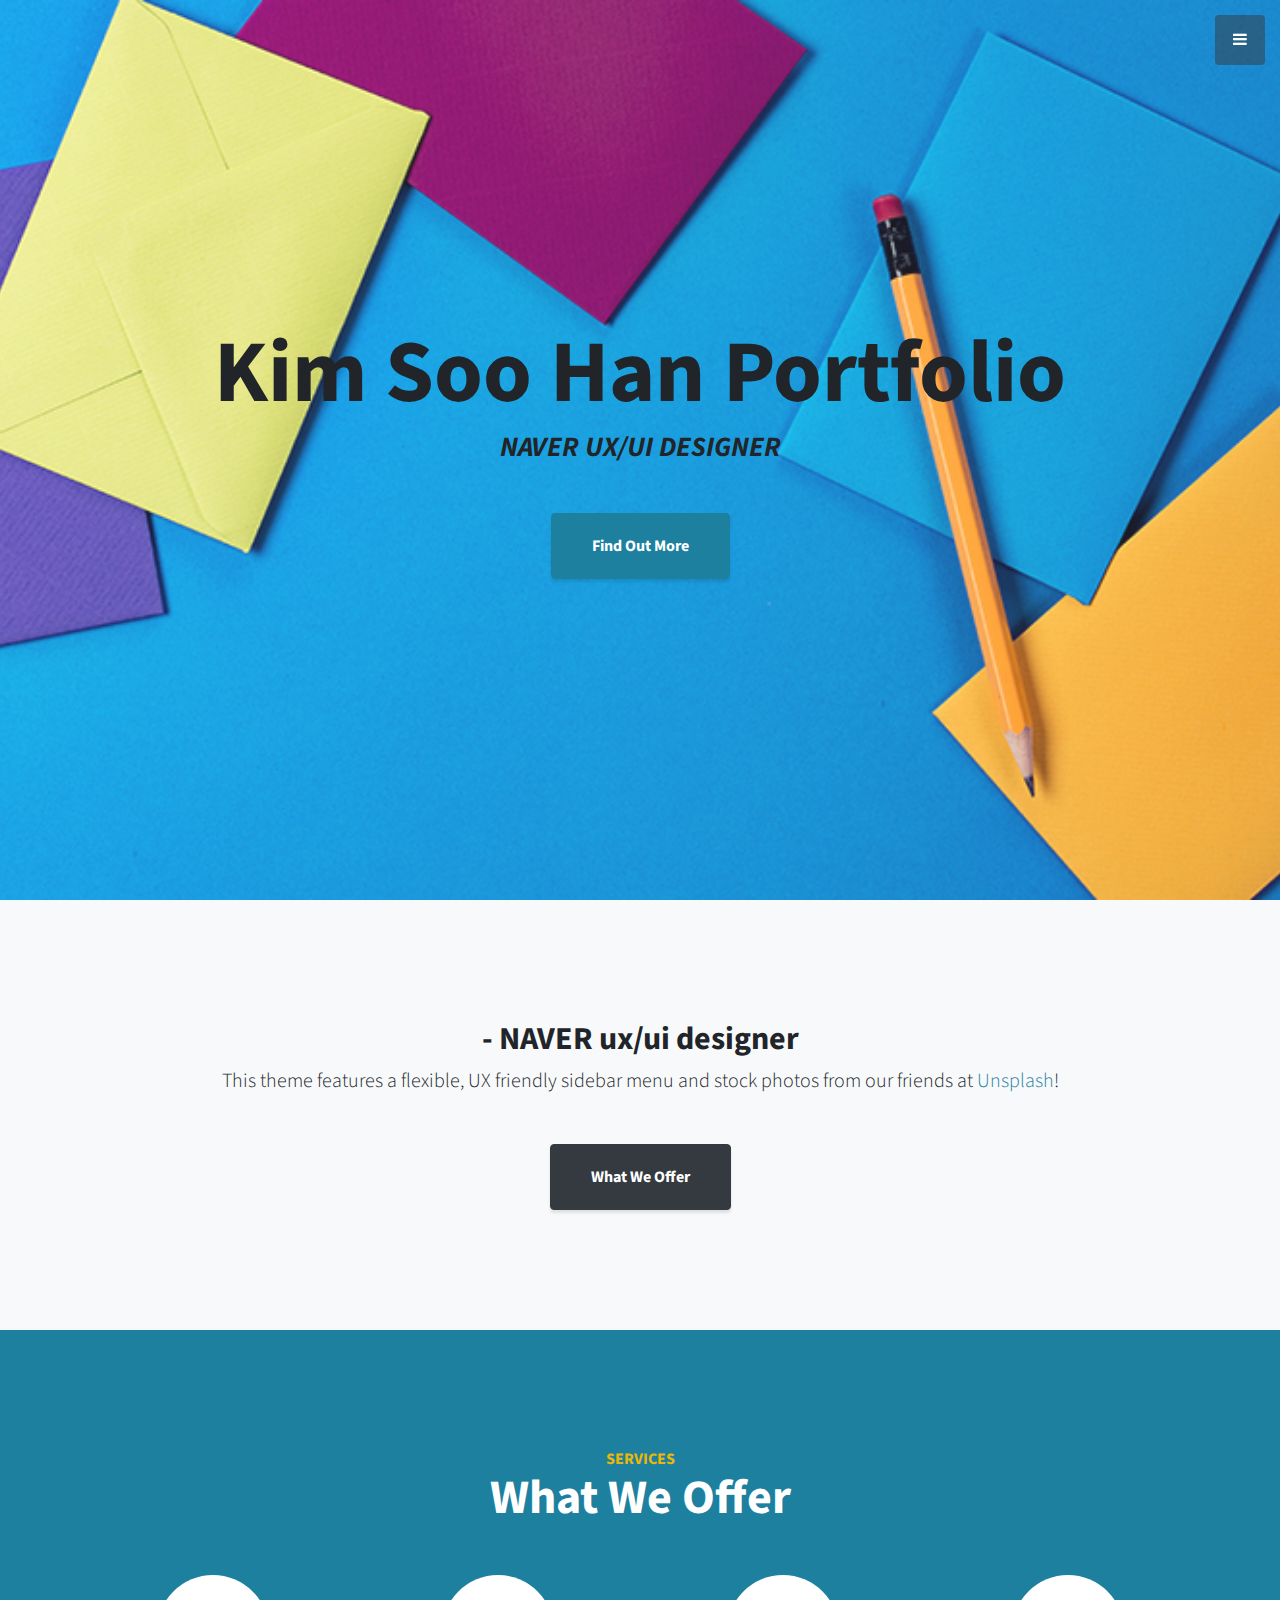
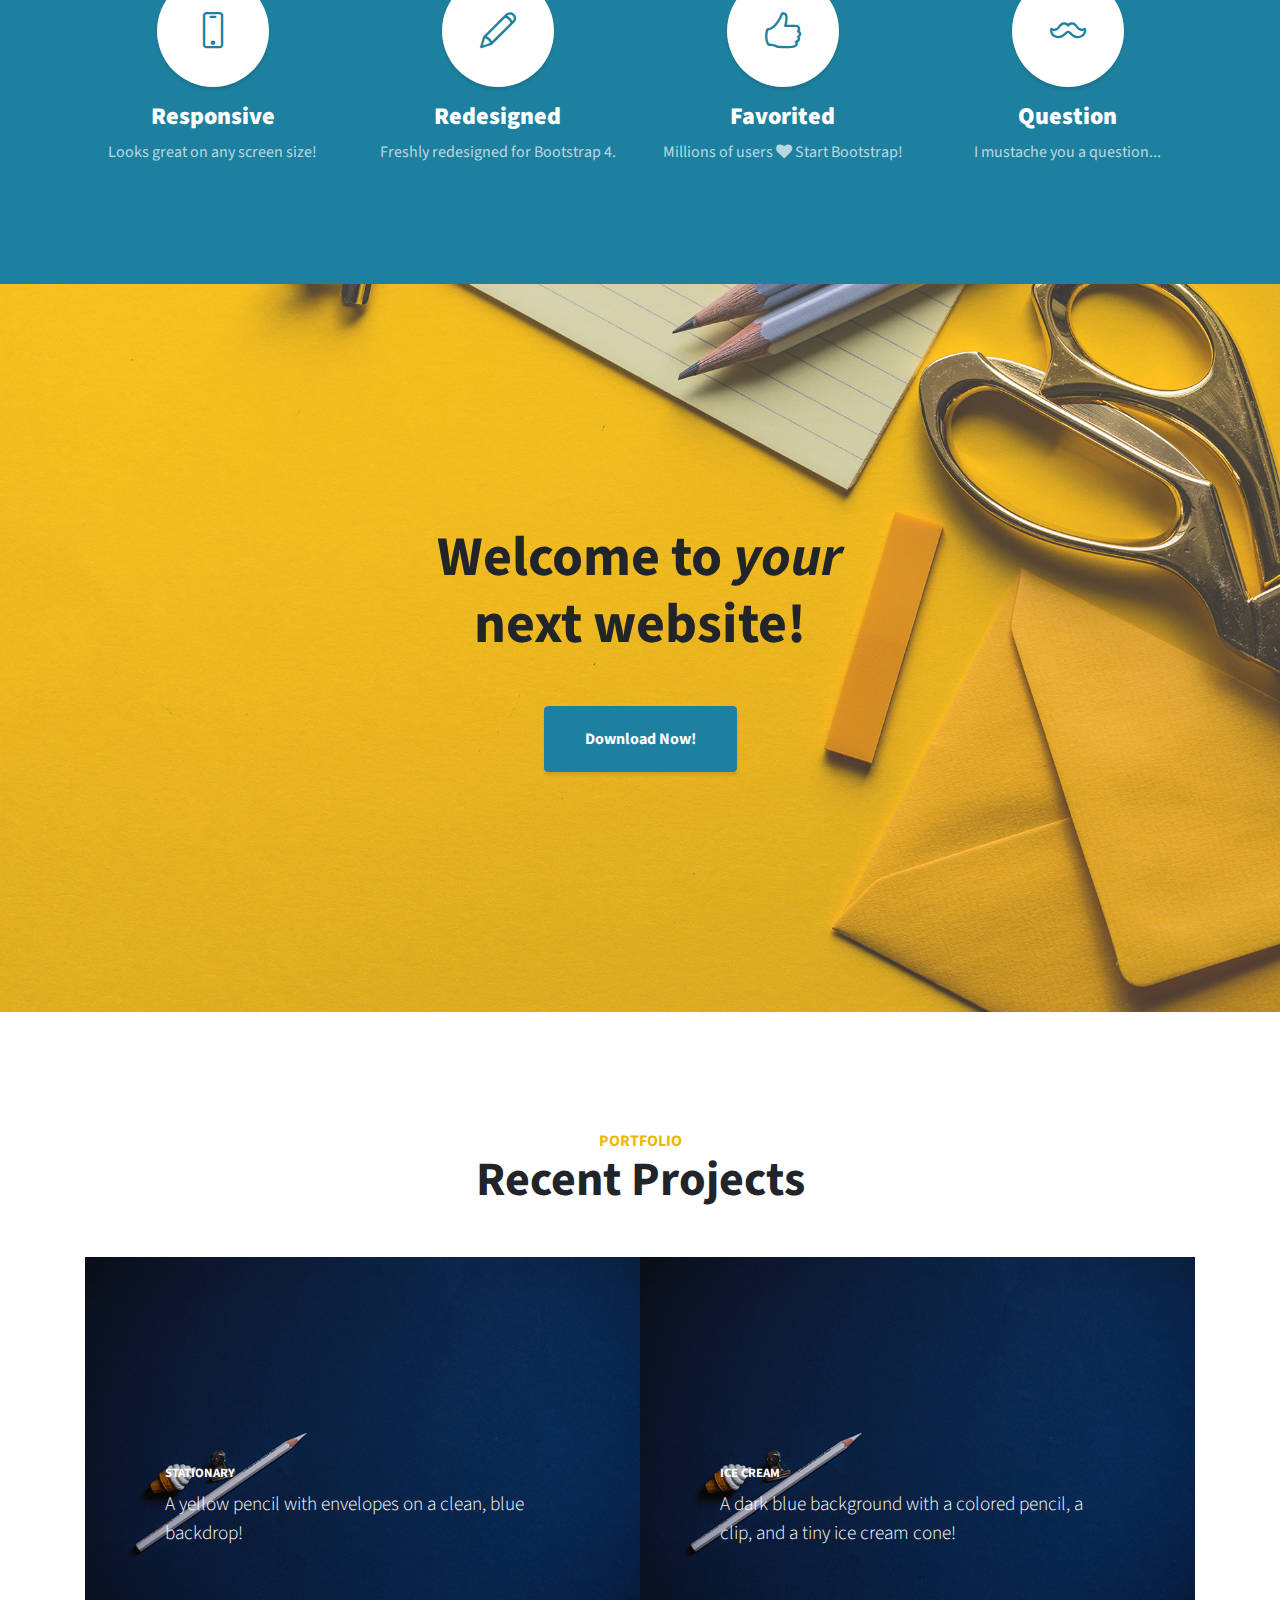
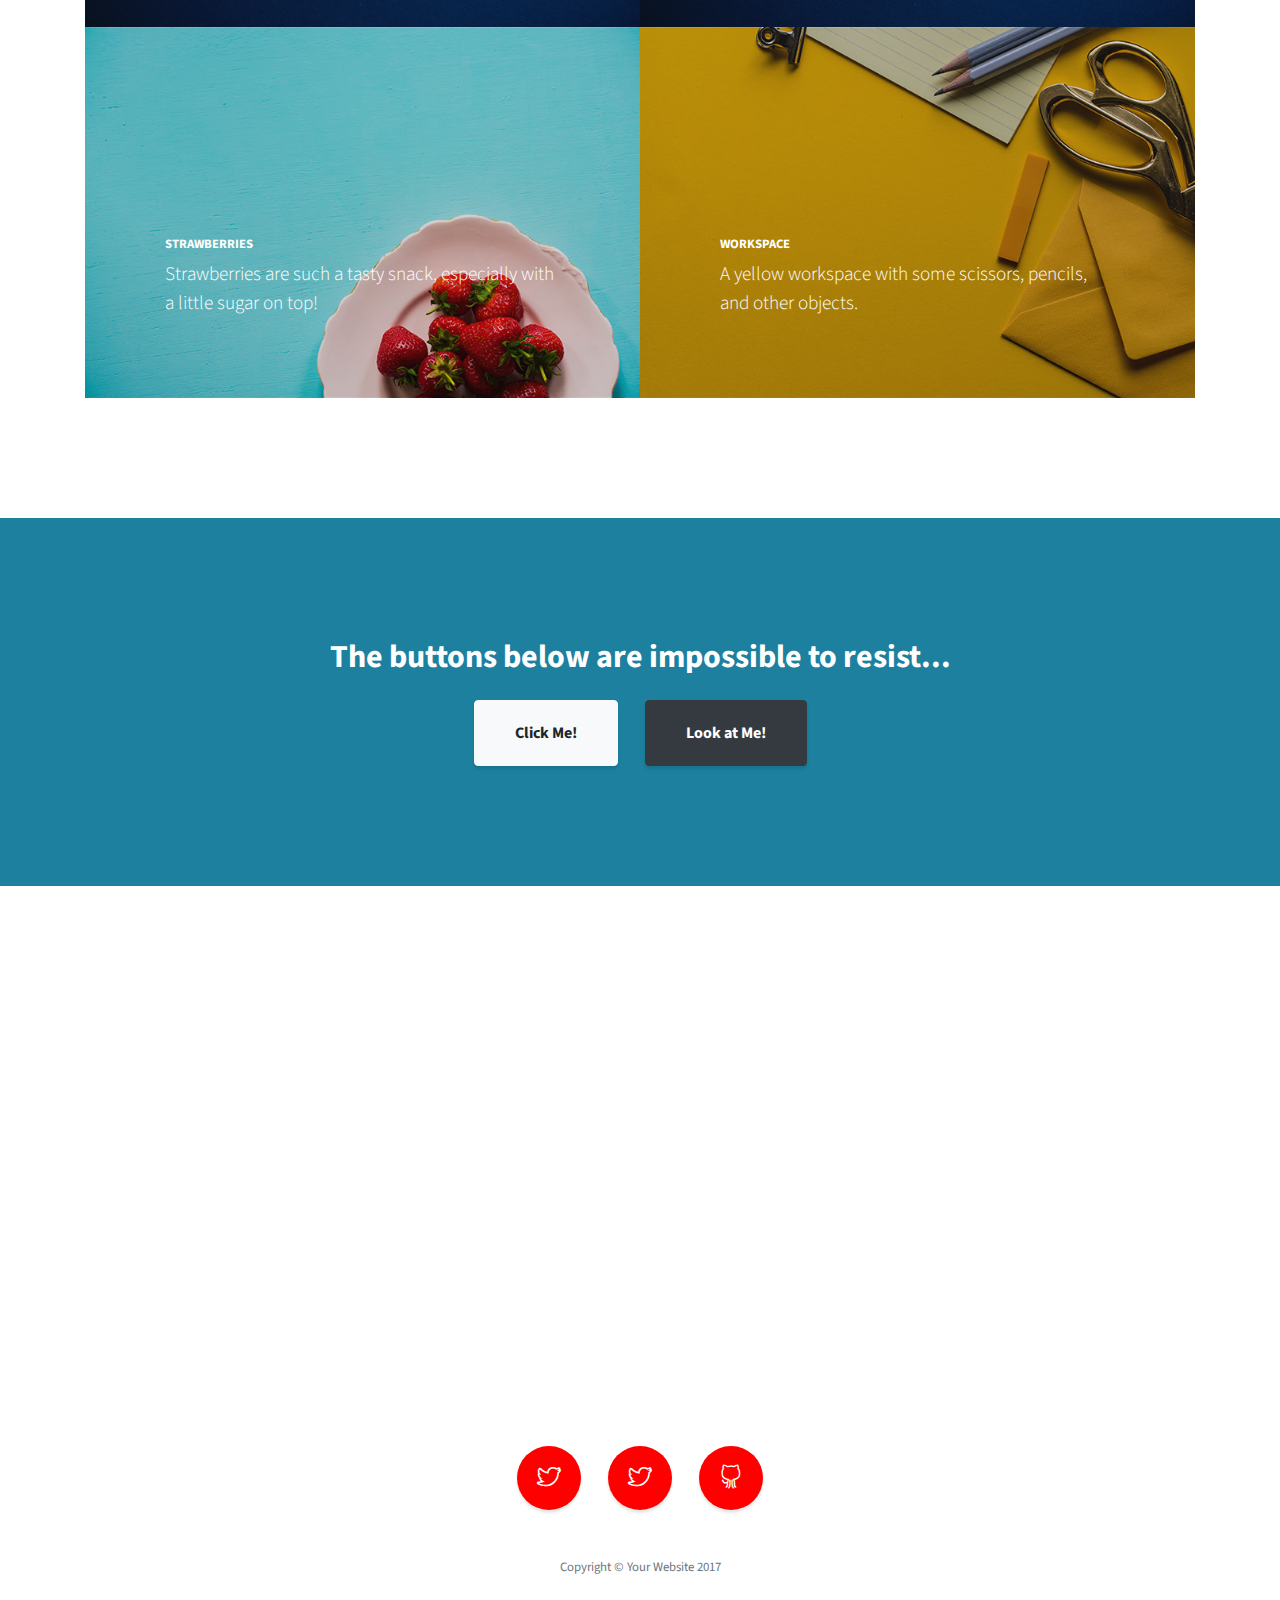
<file: startbootstrap-stylish-portfolio-gh-pages/index.html>
<!DOCTYPE html>
<html lang="en">

  <head>

    <meta charset="utf-8">
    <meta name="viewport" content="width=device-width, initial-scale=1, shrink-to-fit=no">
    <meta name="description" content="">
    <meta name="author" content="">

    <title>Kim Soo Han Portfolio - NAVER ux/ui designer</title>

    <!-- Bootstrap Core CSS -->
    <link href="vendor/bootstrap/css/bootstrap.min.css" rel="stylesheet">

    <!-- Custom Fonts -->
    <link href="vendor/font-awesome/css/font-awesome.min.css" rel="stylesheet" type="text/css">
    <link href="https://fonts.googleapis.com/css?family=Source+Sans+Pro:300,400,700,300italic,400italic,700italic" rel="stylesheet" type="text/css">
    <link href="vendor/simple-line-icons/css/simple-line-icons.css" rel="stylesheet">

    <!-- Custom CSS -->
    <link href="css/stylish-portfolio.css" rel="stylesheet"> 

  </head>

  <body id="page-top">
    <!-- Navigation -->
    <a class="menu-toggle rounded" href="#">
      <i class="fa fa-bars"></i>
    </a>
    <nav id="sidebar-wrapper">
      <ul class="sidebar-nav">
        <li class="sidebar-brand">
          <a class="js-scroll-trigger" href="#page-top">Start Bootstrap</a>
        </li>
        <li class="sidebar-nav-item">
          <a class="js-scroll-trigger" href="#page-top">Home</a>
        </li>
        <li class="sidebar-nav-item">
          <a class="js-scroll-trigger" href="#about">About</a>
        </li>
        <li class="sidebar-nav-item">
          <a class="js-scroll-trigger" href="#services">Services</a>
        </li>
        <li class="sidebar-nav-item">
          <a class="js-scroll-trigger" href="#portfolio">Portfolio</a>
        </li>
        <li class="sidebar-nav-item">
          <a class="js-scroll-trigger" href="#contact">Contact</a>
        </li>
      </ul>
    </nav>

    <!-- Header -->
    <header class="masthead d-flex">
      <div class="container text-center my-auto">
        <h1 class="mb-1">Kim Soo Han Portfolio </h1>
        <h3 class="mb-5">
          <em>NAVER UX/UI DESIGNER</em>
        </h3>
        <a class="btn btn-primary btn-xl js-scroll-trigger" href="#about">Find Out More</a>
      </div>
      <div class="overlay"></div>
    </header>

    <!-- About -->
    <section class="content-section bg-light" id="about">
      <div class="container text-center">
        <div class="row">
          <div class="col-lg-10 mx-auto">
            <h2>- NAVER ux/ui designer</h2>
            <p class="lead mb-5">This theme features a flexible, UX friendly sidebar menu and stock photos from our friends at
              <a href="https://unsplash.com/">Unsplash</a>!</p>
            <a class="btn btn-dark btn-xl js-scroll-trigger" href="#services">What We Offer</a>
          </div>
        </div>
      </div>
    </section>

    <!-- Services -->
    <section class="content-section bg-primary text-white text-center" id="services">
      <div class="container">
        <div class="content-section-heading">
          <h3 class="text-secondary mb-0">Services</h3>
          <h2 class="mb-5">What We Offer</h2>
        </div>
        <div class="row">
          <div class="col-lg-3 col-md-6 mb-5 mb-lg-0">
            <span class="service-icon rounded-circle mx-auto mb-3">
              <i class="icon-screen-smartphone"></i>
            </span>
            <h4>
              <strong>Responsive</strong>
            </h4>
            <p class="text-faded mb-0">Looks great on any screen size!</p>
          </div>
          <div class="col-lg-3 col-md-6 mb-5 mb-lg-0">
            <span class="service-icon rounded-circle mx-auto mb-3">
              <i class="icon-pencil"></i>
            </span>
            <h4>
              <strong>Redesigned</strong>
            </h4>
            <p class="text-faded mb-0">Freshly redesigned for Bootstrap 4.</p>
          </div>
          <div class="col-lg-3 col-md-6 mb-5 mb-md-0">
            <span class="service-icon rounded-circle mx-auto mb-3">
              <i class="icon-like"></i>
            </span>
            <h4>
              <strong>Favorited</strong>
            </h4>
            <p class="text-faded mb-0">Millions of users
              <i class="fa fa-heart"></i>
              Start Bootstrap!</p>
          </div>
          <div class="col-lg-3 col-md-6">
            <span class="service-icon rounded-circle mx-auto mb-3">
              <i class="icon-mustache"></i>
            </span>
            <h4>
              <strong>Question</strong>
            </h4>
            <p class="text-faded mb-0">I mustache you a question...</p>
          </div>
        </div>
      </div>
    </section>

    <!-- Callout -->
    <section class="callout">
      <div class="container text-center">
        <h2 class="mx-auto mb-5">Welcome to
          <em>your</em>
          next website!</h2>
        <a class="btn btn-primary btn-xl" href="https://startbootstrap.com/template-overviews/stylish-portfolio/">Download Now!</a>
      </div>
    </section>

    <!-- Portfolio -->
    <section class="content-section" id="portfolio">
      <div class="container">
        <div class="content-section-heading text-center">
          <h3 class="text-secondary mb-0">Portfolio</h3>
          <h2 class="mb-5">Recent Projects</h2>
        </div>
        <div class="row no-gutters">
          <div class="col-lg-6">
            <a class="portfolio-item" href="#">
              <span class="caption">
                <span class="caption-content">
                  <h2>Stationary</h2>
                  <p class="mb-0">A yellow pencil with envelopes on a clean, blue backdrop!</p>
                </span>
              </span>
              <img class="img-fluid" src="img/portfolio-2.jpg" alt="">
            </a>
          </div>
          <div class="col-lg-6">
            <a class="portfolio-item" href="#">
              <span class="caption">
                <span class="caption-content">
                  <h2>Ice Cream</h2>
                  <p class="mb-0">A dark blue background with a colored pencil, a clip, and a tiny ice cream cone!</p>
                </span>
              </span>
              <img class="img-fluid" src="img/portfolio-2.jpg" alt="">
            </a>
          </div>
          <div class="col-lg-6">
            <a class="portfolio-item" href="#">
              <span class="caption">
                <span class="caption-content">
                  <h2>Strawberries</h2>
                  <p class="mb-0">Strawberries are such a tasty snack, especially with a little sugar on top!</p>
                </span>
              </span>
              <img class="img-fluid" src="img/portfolio-3.jpg" alt="">
            </a>
          </div>
          <div class="col-lg-6">
            <a class="portfolio-item" href="#">
              <span class="caption">
                <span class="caption-content">
                  <h2>Workspace</h2>
                  <p class="mb-0">A yellow workspace with some scissors, pencils, and other objects.</p>
                </span>
              </span>
              <img class="img-fluid" src="img/portfolio-4.jpg" alt="">
            </a>
          </div>
        </div>
      </div>
    </section>

    <!-- Call to Action -->
    <section class="content-section bg-primary text-white">
      <div class="container text-center">
        <h2 class="mb-4">The buttons below are impossible to resist...</h2>
        <a href="#" class="btn btn-xl btn-light mr-4">Click Me!</a>
        <a href="#" class="btn btn-xl btn-dark">Look at Me!</a>
      </div>
    </section>

    <!-- Map -->
    <section id="contact" class="map">
      <iframe width="100%" height="100%" frameborder="0" scrolling="no" marginheight="0" marginwidth="0" src="https://maps.google.com/maps?f=q&amp;source=s_q&amp;hl=en&amp;geocode=&amp;q=Twitter,+Inc.,+Market+Street,+San+Francisco,+CA&amp;aq=0&amp;oq=twitter&amp;sll=28.659344,-81.187888&amp;sspn=0.128789,0.264187&amp;ie=UTF8&amp;hq=Twitter,+Inc.,+Market+Street,+San+Francisco,+CA&amp;t=m&amp;z=15&amp;iwloc=A&amp;output=embed"></iframe>
      <br/>
      <small>
        <a href="https://maps.google.com/maps?f=q&amp;source=embed&amp;hl=en&amp;geocode=&amp;q=Twitter,+Inc.,+Market+Street,+San+Francisco,+CA&amp;aq=0&amp;oq=twitter&amp;sll=28.659344,-81.187888&amp;sspn=0.128789,0.264187&amp;ie=UTF8&amp;hq=Twitter,+Inc.,+Market+Street,+San+Francisco,+CA&amp;t=m&amp;z=15&amp;iwloc=A"></a>
      </small>
    </section>

    <!-- Footer -->
    <footer class="footer text-center">
      <div class="container">
        <ul class="list-inline mb-5">
          <li class="list-inline-item">
            <a class="social-link rounded-circle text-white mr-3" href="#">
              <i class="icon-social-twitter"></i>
            </a>
          </li>
          <li class="list-inline-item">
            <a class="social-link rounded-circle text-white mr-3" href="#">
              <i class="icon-social-twitter"></i>
            </a>
          </li>
          <li class="list-inline-item">
            <a class="social-link rounded-circle text-white" href="#">
              <i class="icon-social-github"></i>
            </a>
          </li>
        </ul>
        <p class="text-muted small mb-0">Copyright &copy; Your Website 2017</p>
      </div>
    </footer>

    <!-- Scroll to Top Button-->
    <a class="scroll-to-top rounded js-scroll-trigger" href="#page-top">
      <i class="fa fa-angle-up"></i>
    </a>

    <!-- Bootstrap core JavaScript -->
    <script src="vendor/jquery/jquery.min.js"></script>
    <script src="vendor/bootstrap/js/bootstrap.bundle.min.js"></script>

    <!-- Plugin JavaScript -->
    <script src="vendor/jquery-easing/jquery.easing.min.js"></script>

    <!-- Custom scripts for this template -->
    <script src="js/stylish-portfolio.min.js"></script>

  </body>

</html>
</file>
<file: startbootstrap-stylish-portfolio-gh-pages/vendor/simple-line-icons/css/simple-line-icons.css>
@font-face {
  font-family: 'simple-line-icons';
  src: url('../fonts/Simple-Line-Icons.eot?v=2.4.0');
  src: url('../fonts/Simple-Line-Icons.eot?v=2.4.0#iefix') format('embedded-opentype'), url('../fonts/Simple-Line-Icons.woff2?v=2.4.0') format('woff2'), url('../fonts/Simple-Line-Icons.ttf?v=2.4.0') format('truetype'), url('../fonts/Simple-Line-Icons.woff?v=2.4.0') format('woff'), url('../fonts/Simple-Line-Icons.svg?v=2.4.0#simple-line-icons') format('svg');
  font-weight: normal;
  font-style: normal;
}
/*
 Use the following CSS code if you want to have a class per icon.
 Instead of a list of all class selectors, you can use the generic [class*="icon-"] selector, but it's slower:
*/
.icon-user,
.icon-people,
.icon-user-female,
.icon-user-follow,
.icon-user-following,
.icon-user-unfollow,
.icon-login,
.icon-logout,
.icon-emotsmile,
.icon-phone,
.icon-call-end,
.icon-call-in,
.icon-call-out,
.icon-map,
.icon-location-pin,
.icon-direction,
.icon-directions,
.icon-compass,
.icon-layers,
.icon-menu,
.icon-list,
.icon-options-vertical,
.icon-options,
.icon-arrow-down,
.icon-arrow-left,
.icon-arrow-right,
.icon-arrow-up,
.icon-arrow-up-circle,
.icon-arrow-left-circle,
.icon-arrow-right-circle,
.icon-arrow-down-circle,
.icon-check,
.icon-clock,
.icon-plus,
.icon-minus,
.icon-close,
.icon-event,
.icon-exclamation,
.icon-organization,
.icon-trophy,
.icon-screen-smartphone,
.icon-screen-desktop,
.icon-plane,
.icon-notebook,
.icon-mustache,
.icon-mouse,
.icon-magnet,
.icon-energy,
.icon-disc,
.icon-cursor,
.icon-cursor-move,
.icon-crop,
.icon-chemistry,
.icon-speedometer,
.icon-shield,
.icon-screen-tablet,
.icon-magic-wand,
.icon-hourglass,
.icon-graduation,
.icon-ghost,
.icon-game-controller,
.icon-fire,
.icon-eyeglass,
.icon-envelope-open,
.icon-envelope-letter,
.icon-bell,
.icon-badge,
.icon-anchor,
.icon-wallet,
.icon-vector,
.icon-speech,
.icon-puzzle,
.icon-printer,
.icon-present,
.icon-playlist,
.icon-pin,
.icon-picture,
.icon-handbag,
.icon-globe-alt,
.icon-globe,
.icon-folder-alt,
.icon-folder,
.icon-film,
.icon-feed,
.icon-drop,
.icon-drawer,
.icon-docs,
.icon-doc,
.icon-diamond,
.icon-cup,
.icon-calculator,
.icon-bubbles,
.icon-briefcase,
.icon-book-open,
.icon-basket-loaded,
.icon-basket,
.icon-bag,
.icon-action-undo,
.icon-action-redo,
.icon-wrench,
.icon-umbrella,
.icon-trash,
.icon-tag,
.icon-support,
.icon-frame,
.icon-size-fullscreen,
.icon-size-actual,
.icon-shuffle,
.icon-share-alt,
.icon-share,
.icon-rocket,
.icon-question,
.icon-pie-chart,
.icon-pencil,
.icon-note,
.icon-loop,
.icon-home,
.icon-grid,
.icon-graph,
.icon-microphone,
.icon-music-tone-alt,
.icon-music-tone,
.icon-earphones-alt,
.icon-earphones,
.icon-equalizer,
.icon-like,
.icon-dislike,
.icon-control-start,
.icon-control-rewind,
.icon-control-play,
.icon-control-pause,
.icon-control-forward,
.icon-control-end,
.icon-volume-1,
.icon-volume-2,
.icon-volume-off,
.icon-calendar,
.icon-bulb,
.icon-chart,
.icon-ban,
.icon-bubble,
.icon-camrecorder,
.icon-camera,
.icon-cloud-download,
.icon-cloud-upload,
.icon-envelope,
.icon-eye,
.icon-flag,
.icon-heart,
.icon-info,
.icon-key,
.icon-link,
.icon-lock,
.icon-lock-open,
.icon-magnifier,
.icon-magnifier-add,
.icon-magnifier-remove,
.icon-paper-clip,
.icon-paper-plane,
.icon-power,
.icon-refresh,
.icon-reload,
.icon-settings,
.icon-star,
.icon-symbol-female,
.icon-symbol-male,
.icon-target,
.icon-credit-card,
.icon-paypal,
.icon-social-tumblr,
.icon-social-twitter,
.icon-social-facebook,
.icon-social-instagram,
.icon-social-linkedin,
.icon-social-pinterest,
.icon-social-github,
.icon-social-google,
.icon-social-reddit,
.icon-social-skype,
.icon-social-dribbble,
.icon-social-behance,
.icon-social-foursqare,
.icon-social-soundcloud,
.icon-social-spotify,
.icon-social-stumbleupon,
.icon-social-youtube,
.icon-social-dropbox,
.icon-social-vkontakte,
.icon-social-steam {
  font-family: 'simple-line-icons';
  speak: none;
  font-style: normal;
  font-weight: normal;
  font-variant: normal;
  text-transform: none;
  line-height: 1;
  /* Better Font Rendering =========== */
  -webkit-font-smoothing: antialiased;
  -moz-osx-font-smoothing: grayscale;
}
.icon-user:before {
  content: "\e005";
}
.icon-people:before {
  content: "\e001";
}
.icon-user-female:before {
  content: "\e000";
}
.icon-user-follow:before {
  content: "\e002";
}
.icon-user-following:before {
  content: "\e003";
}
.icon-user-unfollow:before {
  content: "\e004";
}
.icon-login:before {
  content: "\e066";
}
.icon-logout:before {
  content: "\e065";
}
.icon-emotsmile:before {
  content: "\e021";
}
.icon-phone:before {
  content: "\e600";
}
.icon-call-end:before {
  content: "\e048";
}
.icon-call-in:before {
  content: "\e047";
}
.icon-call-out:before {
  content: "\e046";
}
.icon-map:before {
  content: "\e033";
}
.icon-location-pin:before {
  content: "\e096";
}
.icon-direction:before {
  content: "\e042";
}
.icon-directions:before {
  content: "\e041";
}
.icon-compass:before {
  content: "\e045";
}
.icon-layers:before {
  content: "\e034";
}
.icon-menu:before {
  content: "\e601";
}
.icon-list:before {
  content: "\e067";
}
.icon-options-vertical:before {
  content: "\e602";
}
.icon-options:before {
  content: "\e603";
}
.icon-arrow-down:before {
  content: "\e604";
}
.icon-arrow-left:before {
  content: "\e605";
}
.icon-arrow-right:before {
  content: "\e606";
}
.icon-arrow-up:before {
  content: "\e607";
}
.icon-arrow-up-circle:before {
  content: "\e078";
}
.icon-arrow-left-circle:before {
  content: "\e07a";
}
.icon-arrow-right-circle:before {
  content: "\e079";
}
.icon-arrow-down-circle:before {
  content: "\e07b";
}
.icon-check:before {
  content: "\e080";
}
.icon-clock:before {
  content: "\e081";
}
.icon-plus:before {
  content: "\e095";
}
.icon-minus:before {
  content: "\e615";
}
.icon-close:before {
  content: "\e082";
}
.icon-event:before {
  content: "\e619";
}
.icon-exclamation:before {
  content: "\e617";
}
.icon-organization:before {
  content: "\e616";
}
.icon-trophy:before {
  content: "\e006";
}
.icon-screen-smartphone:before {
  content: "\e010";
}
.icon-screen-desktop:before {
  content: "\e011";
}
.icon-plane:before {
  content: "\e012";
}
.icon-notebook:before {
  content: "\e013";
}
.icon-mustache:before {
  content: "\e014";
}
.icon-mouse:before {
  content: "\e015";
}
.icon-magnet:before {
  content: "\e016";
}
.icon-energy:before {
  content: "\e020";
}
.icon-disc:before {
  content: "\e022";
}
.icon-cursor:before {
  content: "\e06e";
}
.icon-cursor-move:before {
  content: "\e023";
}
.icon-crop:before {
  content: "\e024";
}
.icon-chemistry:before {
  content: "\e026";
}
.icon-speedometer:before {
  content: "\e007";
}
.icon-shield:before {
  content: "\e00e";
}
.icon-screen-tablet:before {
  content: "\e00f";
}
.icon-magic-wand:before {
  content: "\e017";
}
.icon-hourglass:before {
  content: "\e018";
}
.icon-graduation:before {
  content: "\e019";
}
.icon-ghost:before {
  content: "\e01a";
}
.icon-game-controller:before {
  content: "\e01b";
}
.icon-fire:before {
  content: "\e01c";
}
.icon-eyeglass:before {
  content: "\e01d";
}
.icon-envelope-open:before {
  content: "\e01e";
}
.icon-envelope-letter:before {
  content: "\e01f";
}
.icon-bell:before {
  content: "\e027";
}
.icon-badge:before {
  content: "\e028";
}
.icon-anchor:before {
  content: "\e029";
}
.icon-wallet:before {
  content: "\e02a";
}
.icon-vector:before {
  content: "\e02b";
}
.icon-speech:before {
  content: "\e02c";
}
.icon-puzzle:before {
  content: "\e02d";
}
.icon-printer:before {
  content: "\e02e";
}
.icon-present:before {
  content: "\e02f";
}
.icon-playlist:before {
  content: "\e030";
}
.icon-pin:before {
  content: "\e031";
}
.icon-picture:before {
  content: "\e032";
}
.icon-handbag:before {
  content: "\e035";
}
.icon-globe-alt:before {
  content: "\e036";
}
.icon-globe:before {
  content: "\e037";
}
.icon-folder-alt:before {
  content: "\e039";
}
.icon-folder:before {
  content: "\e089";
}
.icon-film:before {
  content: "\e03a";
}
.icon-feed:before {
  content: "\e03b";
}
.icon-drop:before {
  content: "\e03e";
}
.icon-drawer:before {
  content: "\e03f";
}
.icon-docs:before {
  content: "\e040";
}
.icon-doc:before {
  content: "\e085";
}
.icon-diamond:before {
  content: "\e043";
}
.icon-cup:before {
  content: "\e044";
}
.icon-calculator:before {
  content: "\e049";
}
.icon-bubbles:before {
  content: "\e04a";
}
.icon-briefcase:before {
  content: "\e04b";
}
.icon-book-open:before {
  content: "\e04c";
}
.icon-basket-loaded:before {
  content: "\e04d";
}
.icon-basket:before {
  content: "\e04e";
}
.icon-bag:before {
  content: "\e04f";
}
.icon-action-undo:before {
  content: "\e050";
}
.icon-action-redo:before {
  content: "\e051";
}
.icon-wrench:before {
  content: "\e052";
}
.icon-umbrella:before {
  content: "\e053";
}
.icon-trash:before {
  content: "\e054";
}
.icon-tag:before {
  content: "\e055";
}
.icon-support:before {
  content: "\e056";
}
.icon-frame:before {
  content: "\e038";
}
.icon-size-fullscreen:before {
  content: "\e057";
}
.icon-size-actual:before {
  content: "\e058";
}
.icon-shuffle:before {
  content: "\e059";
}
.icon-share-alt:before {
  content: "\e05a";
}
.icon-share:before {
  content: "\e05b";
}
.icon-rocket:before {
  content: "\e05c";
}
.icon-question:before {
  content: "\e05d";
}
.icon-pie-chart:before {
  content: "\e05e";
}
.icon-pencil:before {
  content: "\e05f";
}
.icon-note:before {
  content: "\e060";
}
.icon-loop:before {
  content: "\e064";
}
.icon-home:before {
  content: "\e069";
}
.icon-grid:before {
  content: "\e06a";
}
.icon-graph:before {
  content: "\e06b";
}
.icon-microphone:before {
  content: "\e063";
}
.icon-music-tone-alt:before {
  content: "\e061";
}
.icon-music-tone:before {
  content: "\e062";
}
.icon-earphones-alt:before {
  content: "\e03c";
}
.icon-earphones:before {
  content: "\e03d";
}
.icon-equalizer:before {
  content: "\e06c";
}
.icon-like:before {
  content: "\e068";
}
.icon-dislike:before {
  content: "\e06d";
}
.icon-control-start:before {
  content: "\e06f";
}
.icon-control-rewind:before {
  content: "\e070";
}
.icon-control-play:before {
  content: "\e071";
}
.icon-control-pause:before {
  content: "\e072";
}
.icon-control-forward:before {
  content: "\e073";
}
.icon-control-end:before {
  content: "\e074";
}
.icon-volume-1:before {
  content: "\e09f";
}
.icon-volume-2:before {
  content: "\e0a0";
}
.icon-volume-off:before {
  content: "\e0a1";
}
.icon-calendar:before {
  content: "\e075";
}
.icon-bulb:before {
  content: "\e076";
}
.icon-chart:before {
  content: "\e077";
}
.icon-ban:before {
  content: "\e07c";
}
.icon-bubble:before {
  content: "\e07d";
}
.icon-camrecorder:before {
  content: "\e07e";
}
.icon-camera:before {
  content: "\e07f";
}
.icon-cloud-download:before {
  content: "\e083";
}
.icon-cloud-upload:before {
  content: "\e084";
}
.icon-envelope:before {
  content: "\e086";
}
.icon-eye:before {
  content: "\e087";
}
.icon-flag:before {
  content: "\e088";
}
.icon-heart:before {
  content: "\e08a";
}
.icon-info:before {
  content: "\e08b";
}
.icon-key:before {
  content: "\e08c";
}
.icon-link:before {
  content: "\e08d";
}
.icon-lock:before {
  content: "\e08e";
}
.icon-lock-open:before {
  content: "\e08f";
}
.icon-magnifier:before {
  content: "\e090";
}
.icon-magnifier-add:before {
  content: "\e091";
}
.icon-magnifier-remove:before {
  content: "\e092";
}
.icon-paper-clip:before {
  content: "\e093";
}
.icon-paper-plane:before {
  content: "\e094";
}
.icon-power:before {
  content: "\e097";
}
.icon-refresh:before {
  content: "\e098";
}
.icon-reload:before {
  content: "\e099";
}
.icon-settings:before {
  content: "\e09a";
}
.icon-star:before {
  content: "\e09b";
}
.icon-symbol-female:before {
  content: "\e09c";
}
.icon-symbol-male:before {
  content: "\e09d";
}
.icon-target:before {
  content: "\e09e";
}
.icon-credit-card:before {
  content: "\e025";
}
.icon-paypal:before {
  content: "\e608";
}
.icon-social-tumblr:before {
  content: "\e00a";
}
.icon-social-twitter:before {
  content: "\e009";
}
.icon-social-facebook:before {
  content: "\e00b";
}
.icon-social-instagram:before {
  content: "\e609";
}
.icon-social-linkedin:before {
  content: "\e60a";
}
.icon-social-pinterest:before {
  content: "\e60b";
}
.icon-social-github:before {
  content: "\e60c";
}
.icon-social-google:before {
  content: "\e60d";
}
.icon-social-reddit:before {
  content: "\e60e";
}
.icon-social-skype:before {
  content: "\e60f";
}
.icon-social-dribbble:before {
  content: "\e00d";
}
.icon-social-behance:before {
  content: "\e610";
}
.icon-social-foursqare:before {
  content: "\e611";
}
.icon-social-soundcloud:before {
  content: "\e612";
}
.icon-social-spotify:before {
  content: "\e613";
}
.icon-social-stumbleupon:before {
  content: "\e614";
}
.icon-social-youtube:before {
  content: "\e008";
}
.icon-social-dropbox:before {
  content: "\e00c";
}
.icon-social-vkontakte:before {
  content: "\e618";
}
.icon-social-steam:before {
  content: "\e620";
}
</file>
<file: startbootstrap-stylish-portfolio-gh-pages/css/stylish-portfolio.css>
body,
html {
  width: 100%;
  height: 100%;
}

body {
  font-family: 'Source Sans Pro';
}

.btn-xl {
  padding: 1.25rem 2.5rem;
}

.content-section {
  padding-top: 7.5rem;
  padding-bottom: 7.5rem;
}

.content-section-heading h2 {
  font-size: 3rem;
}

.content-section-heading h3 {
  font-size: 1rem;
  text-transform: uppercase;
}

h1,
h2,
h3,
h4,
h5,
h6 {
  font-weight: 700;
}

.text-faded {
  color: rgba(255, 255, 255, 0.7);
}

/* Map */
.map {
  height: 30rem;
}

@media (max-width: 992px) {
  .map {
    height: 75%;
  }
}

.map iframe {
  pointer-events: none;
}

.scroll-to-top {
  position: fixed;
  right: 15px;
  bottom: 15px;
  display: none;
  width: 50px;
  height: 50px;
  text-align: center;
  color: white;
  background: rgba(52, 58, 64, 0.5);
  line-height: 45px;
}

.scroll-to-top:focus, .scroll-to-top:hover {
  color: white;
}

.scroll-to-top:hover {
  background: #343a40;
}

.scroll-to-top i {
  font-weight: 800;
}

.masthead {
  min-height: 30rem;
  position: relative;
  display: table;
  width: 100%;
  height: auto;
  padding-top: 8rem;
  padding-bottom: 8rem;
  background: linear-gradient(90deg, rgba(255, 255, 255, 0.1) 0%, rgba(255, 255, 255, 0.1) 100%), url("../img/portfolio-1.jpg");
  background-position: center center;
  background-repeat: no-repeat;
  background-size: cover;
}

.masthead h1 {
  font-size: 4rem;
  margin: 0;
  padding: 0;
}

@media (min-width: 992px) {
  .masthead {
    height: 100vh;
  }
  .masthead h1 {
    font-size: 5.5rem;
  }
}

/* Side Menu */
#sidebar-wrapper {
  position: fixed;
  z-index: 2;
  right: 0;
  width: 250px;
  height: 100%;
  -webkit-transition: all 0.4s ease 0s;
  -moz-transition: all 0.4s ease 0s;
  -ms-transition: all 0.4s ease 0s;
  -o-transition: all 0.4s ease 0s;
  transition: all 0.4s ease 0s;
  transform: translateX(250px);
  background: #1D809F;
  border-left: 1px solid rgba(255, 255, 255, 0.1);
}

.sidebar-nav {
  position: absolute;
  top: 0;
  width: 250px;
  margin: 0;
  padding: 0;
  list-style: none;
}

.sidebar-nav li.sidebar-nav-item a {
  display: block;
  text-decoration: none;
  color: #fff;
  padding: 15px;
}

.sidebar-nav li a:hover {
  text-decoration: none;
  color: #fff;
  background: rgba(255, 255, 255, 0.2);
}

.sidebar-nav li a:active,
.sidebar-nav li a:focus {
  text-decoration: none;
}

.sidebar-nav > .sidebar-brand {
  font-size: 1.2rem;
  background: rgba(52, 58, 64, 0.1);
  height: 80px;
  line-height: 50px;
  padding-top: 15px;
  padding-bottom: 15px;
  padding-left: 15px;
}

.sidebar-nav > .sidebar-brand a {
  color: #fff;
}

.sidebar-nav > .sidebar-brand a:hover {
  color: #fff;
  background: none;
}

#sidebar-wrapper.active {
  right: 250px;
  width: 250px;
  -webkit-transition: all 0.4s ease 0s;
  -moz-transition: all 0.4s ease 0s;
  -ms-transition: all 0.4s ease 0s;
  -o-transition: all 0.4s ease 0s;
  transition: all 0.4s ease 0s;
}

.menu-toggle {
  position: fixed;
  right: 15px;
  top: 15px;
  width: 50px;
  height: 50px;
  text-align: center;
  color: #fff;
  background: rgba(52, 58, 64, 0.5);
  line-height: 50px;
  z-index: 999;
}

.menu-toggle:focus, .menu-toggle:hover {
  color: #fff;
}

.menu-toggle:hover {
  background: #343a40;
}

.service-icon {
  background-color: #fff;
  color: #1D809F;
  height: 7rem;
  width: 7rem;
  display: block;
  line-height: 7.5rem;
  font-size: 2.25rem;
  box-shadow: 0 3px 3px 0 rgba(0, 0, 0, 0.1);
}

.callout {
  padding: 15rem 0;
  background: linear-gradient(90deg, rgba(255, 255, 255, 0.1) 0%, rgba(255, 255, 255, 0.1) 100%), url("../img/bg-callout.jpg");
  background-position: center center;
  background-repeat: no-repeat;
  background-size: cover;
}

.callout h2 {
  font-size: 3.5rem;
  font-weight: 700;
  display: block;
  max-width: 30rem;
}

.portfolio-item {
  display: block;
  position: relative;
  overflow: hidden;
  max-width: 530px;
  margin: auto auto 1rem;
}

.portfolio-item .caption {
  display: flex;
  height: 100%;
  width: 100%;
  background-color: rgba(33, 37, 41, 0.2);
  position: absolute;
  top: 0;
  bottom: 0;
  z-index: 1;
}

.portfolio-item .caption .caption-content {
  color: #fff;
  margin: auto 2rem 2rem;
}

.portfolio-item .caption .caption-content h2 {
  font-size: 0.8rem;
  text-transform: uppercase;
}

.portfolio-item .caption .caption-content p {
  font-weight: 300;
  font-size: 1.2rem;
}

@media (min-width: 992px) {
  .portfolio-item {
    max-width: none;
    margin: 0;
  }
  .portfolio-item .caption {
    -webkit-transition: -webkit-clip-path 0.25s ease-out, background-color 0.7s;
    -webkit-clip-path: inset(0px);
    clip-path: inset(0px);
  }
  .portfolio-item .caption .caption-content {
    transition: opacity 0.25s;
    margin-left: 5rem;
    margin-right: 5rem;
    margin-bottom: 5rem;
  }
  .portfolio-item img {
    -webkit-transition: -webkit-clip-path 0.25s ease-out;
    -webkit-clip-path: inset(-1px);
    clip-path: inset(-1px);
  }
  .portfolio-item:hover img {
    -webkit-clip-path: inset(2rem);
    clip-path: inset(2rem);
  }
  .portfolio-item:hover .caption {
    background-color: rgba(29, 128, 159, 0.9);
    -webkit-clip-path: inset(2rem);
    clip-path: inset(2rem);
  }
}

footer.footer {
  padding-top: 5rem;
  padding-bottom: 5rem;
}

footer.footer .social-link {
  display: block;
  height: 4rem;
  width: 4rem;
  line-height: 4.3rem;
  font-size: 1.5rem;
  background-color: red;
  transition: background-color 0.15s ease-in-out;
  box-shadow: 0 3px 3px 0 rgba(0, 0, 0, 0.1);
}

footer.footer .social-link:hover {
  background-color: #155d74;
  text-decoration: none;
}

a {
  color: #1D809F;
}

a:hover, a:focus, a:active {
  color: #155d74;
}

.btn-primary {
  background-color: #1D809F !important;
  border-color: #1D809F !important;
  color: #fff !important;
}

.btn-primary:hover, .btn-primary:focus, .btn-primary:active {
  background-color: #155d74 !important;
  border-color: #155d74 !important;
}

.btn-secondary {
  background-color: #ecb807 !important;
  border-color: #ecb807 !important;
  color: #fff !important;
}

.btn-secondary:hover, .btn-secondary:focus, .btn-secondary:active {
  background-color: #ba9106 !important;
  border-color: #ba9106 !important;
}

.btn-dark {
  color: #fff !important;
}

.btn {
  box-shadow: 0px 3px 3px 0px rgba(0, 0, 0, 0.1);
  font-weight: 700;
}

.bg-primary {
  background-color: #1D809F !important;
}

.text-primary {
  color: #1D809F !important;
}

.text-secondary {
  color: #ecb807 !important;
}
</file>
